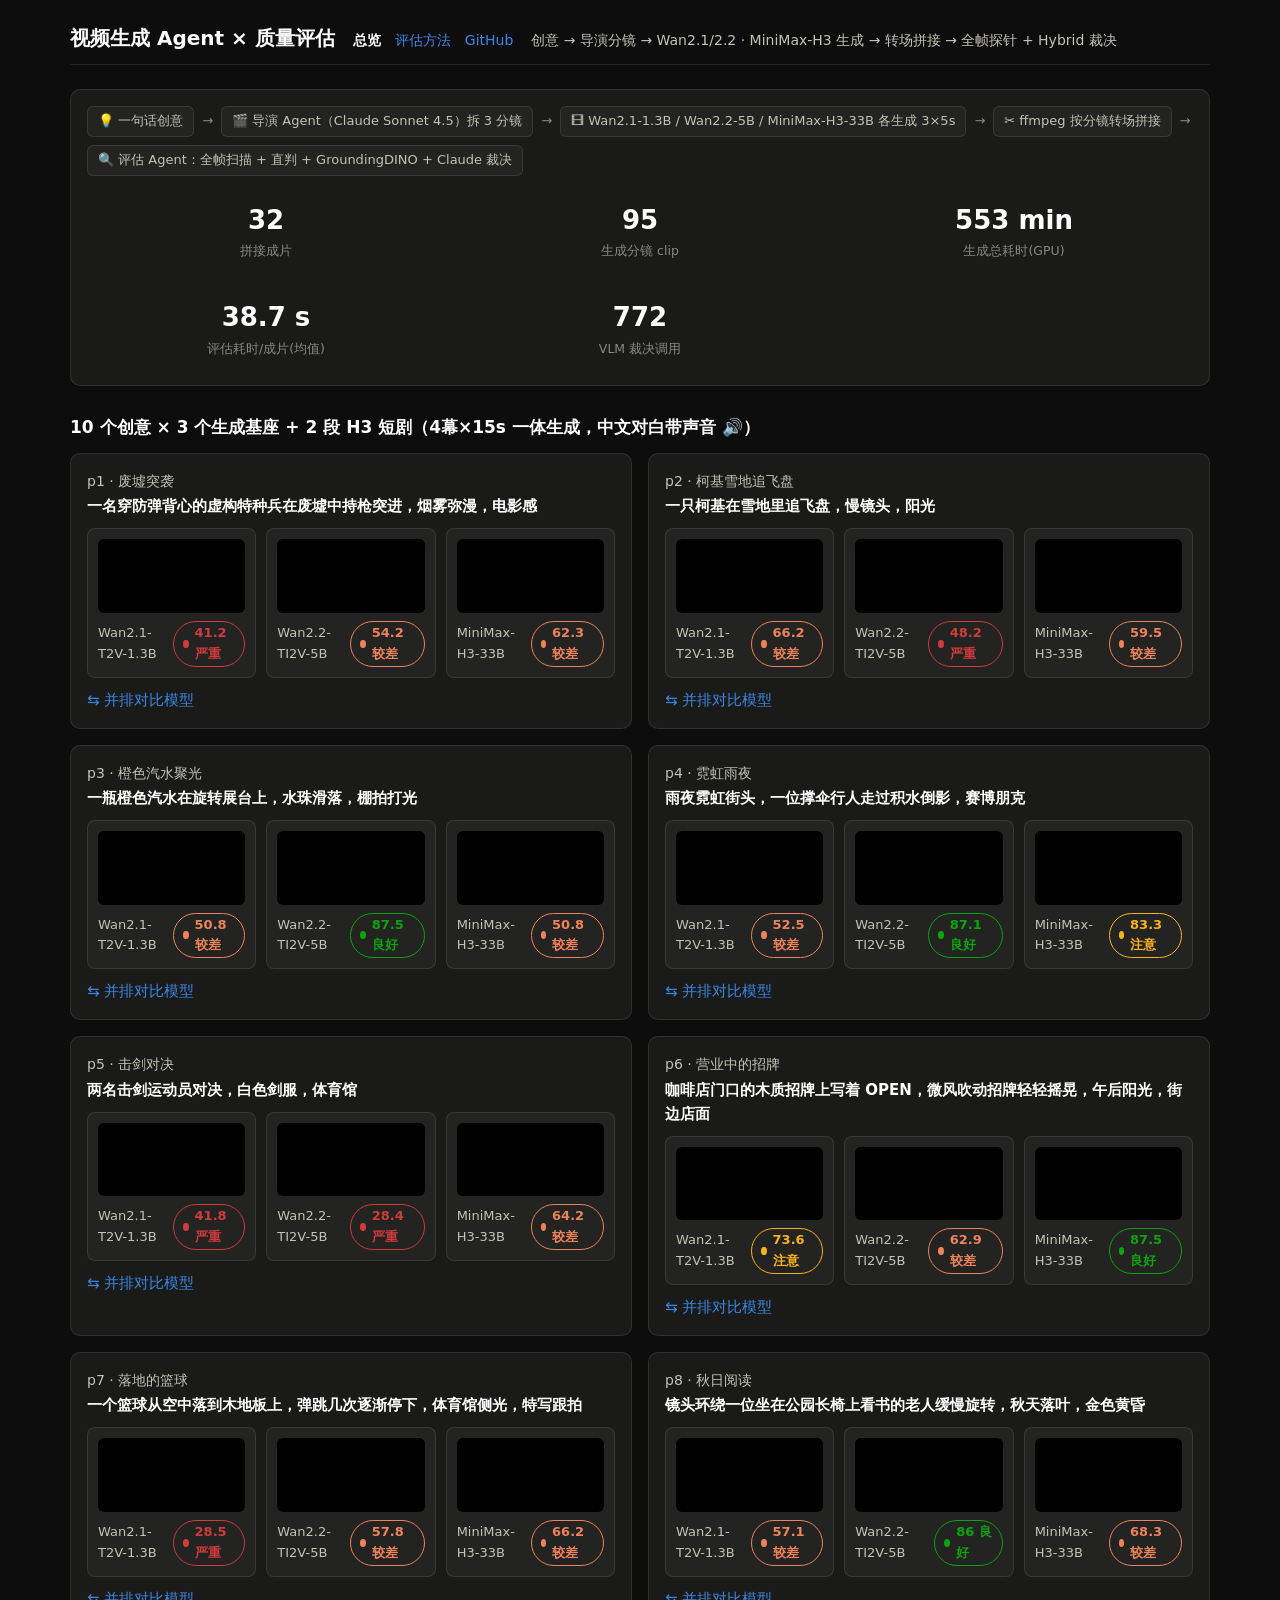
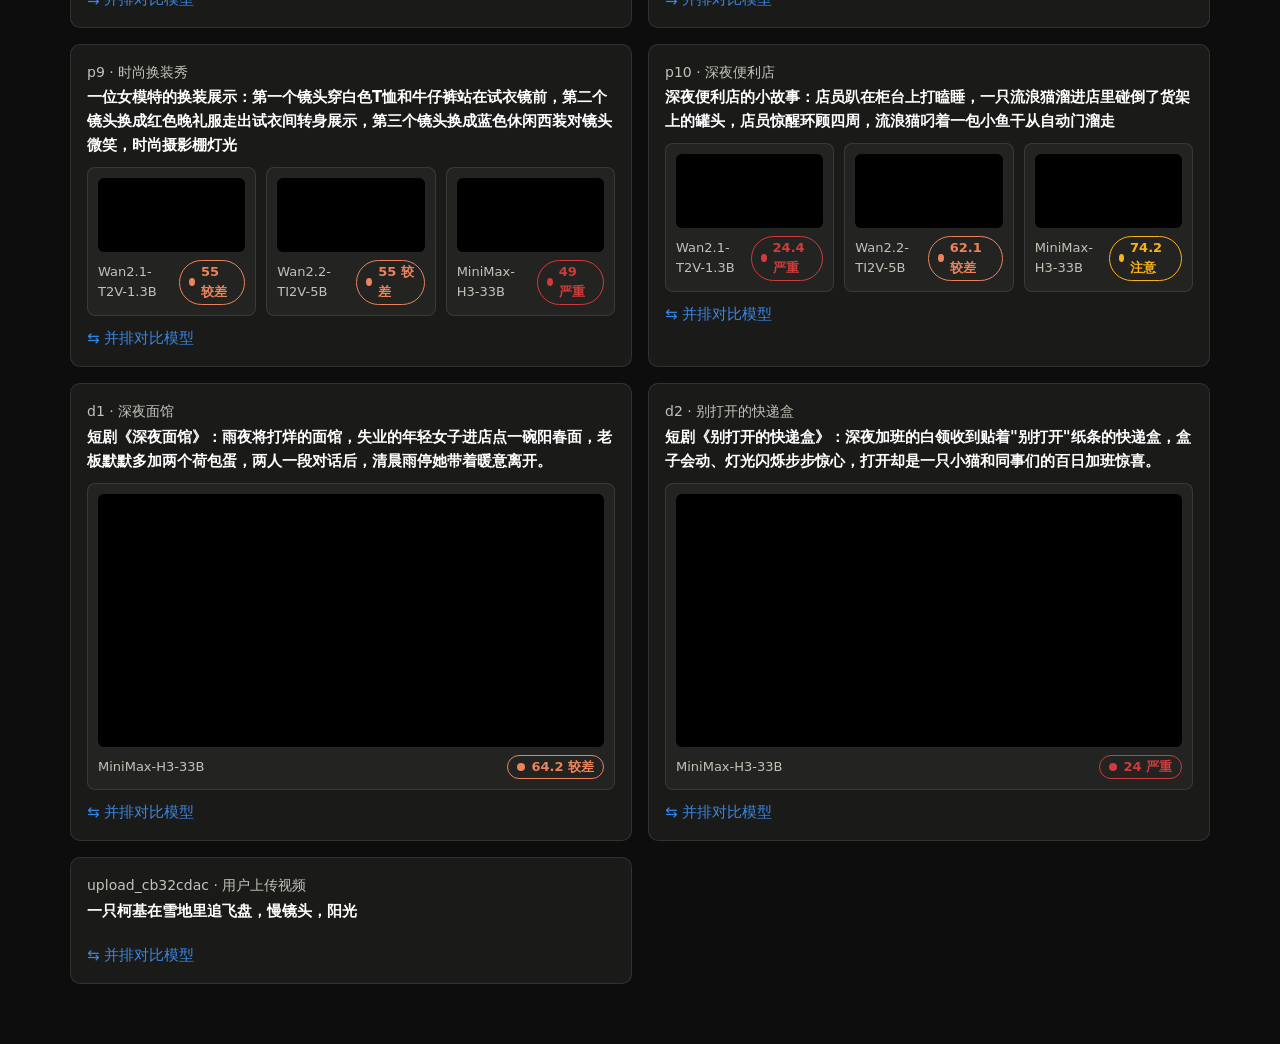
<file: docs/index.html>
<!DOCTYPE html>
<html lang="zh-CN">
<head>
<meta charset="utf-8">
<meta name="viewport" content="width=device-width, initial-scale=1">
<title>视频生成 Agent × 质量评估平台</title>
<link rel="stylesheet" href="assets/style.css">
</head>
<body>
<div class="wrap">
  <header class="site">
    <h1>视频生成 Agent × 质量评估</h1>
    <nav>
      <a class="on" href="index.html">总览</a>
      <a href="method.html">评估方法</a>
      <a href="https://github.com/caitq2024/video-eval-agent">GitHub</a>
    </nav>
    <span class="sub">创意 → 导演分镜 → Wan2.1/2.2 · MiniMax-H3 生成 → 转场拼接 → 全帧探针 + Hybrid 裁决</span>
  </header>

  <div class="card">
    <div class="pipeline-steps">
      <span class="step">💡 一句话创意</span><span class="arr">→</span>
      <span class="step">🎬 导演 Agent（Claude Sonnet 4.5）拆 3 分镜</span><span class="arr">→</span>
      <span class="step">🎞 Wan2.1-1.3B / Wan2.2-5B / MiniMax-H3-33B 各生成 3×5s</span><span class="arr">→</span>
      <span class="step">✂️ ffmpeg 按分镜转场拼接</span><span class="arr">→</span>
      <span class="step">🔍 评估 Agent：全帧扫描 + 直判 + GroundingDINO + Claude 裁决</span>
    </div>
    <div class="grid cols3" id="stats" style="margin-top:14px"></div>
  </div>

  <h2>10 个创意 × 3 个生成基座 + 2 段 H3 短剧（4幕×15s 一体生成，中文对白带声音 🔊）</h2>
  <div class="grid cols2" id="cards"></div>
</div>
<script src="assets/app.js"></script>
<script>
loadData().then(data => {
  // 顶部统计
  let films = 0, clips = 0, evals = 0, evalTime = 0, genTime = 0, vlmCalls = 0;
  data.prompts.forEach(p => {
    for (const mk of data.models) {
      const g = p.generation[mk] || {};
      for (const k in g) { clips += g[k].ok ? 1 : 0; genTime += g[k].gen_wall_s || 0; }
      if (p.films[mk]) films++;
      const e = p.evals[mk];
      if (e) { evals++; evalTime += e.timing.total_s; vlmCalls += e.timing.vlm_calls || 0; }
    }
  });
  const stats = [
    [films, '拼接成片'], [clips, '生成分镜 clip'],
    [(genTime / 60).toFixed(0) + ' min', '生成总耗时(GPU)'],
    [evals ? (evalTime / evals).toFixed(1) + ' s' : '—', '评估耗时/成片(均值)'],
    [vlmCalls, 'VLM 裁决调用'],
  ];
  const st = document.getElementById('stats');
  stats.forEach(([v, k]) => {
    const d = el('div', 'stat');
    d.appendChild(el('div', 'v', String(v)));
    d.appendChild(el('div', 'k', k));
    st.appendChild(d);
  });
  // 卡片
  const cards = document.getElementById('cards');
  data.prompts.forEach(p => {
    const c = el('div', 'card pcard');
    c.appendChild(el('div', 'sub', `${p.id} · ${p.title_zh || ''}`));
    c.appendChild(el('div', 'idea', p.idea));
    const ms = el('div', 'models');
    data.models.forEach(mk => {
      // 该模型没出过片也没评估 → 不渲染空瓦片（如 H3 未覆盖的 case）
      if (!p.films[mk] && !p.evals[mk]) return;
      const e = p.evals[mk];
      const a = el('a', 'mtile');
      a.href = `detail.html?pid=${p.id}&model=${mk}`;
      const v = el('video');
      v.src = videoSrc(p.id, mk, 'film.mp4'); v.muted = true; v.loop = true;
      v.preload = 'metadata';
      v.onmouseenter = () => v.play().catch(() => {});
      v.onmouseleave = () => { v.pause(); };
      a.appendChild(v);
      const row = el('div', 'row');
      row.appendChild(el('span', 'name', data.model_info[mk].label));
      row.appendChild(scoreBadge(e ? e.scores.total : null));
      a.appendChild(row);
      ms.appendChild(a);
    });
    c.appendChild(ms);
    const cmp = el('div');
    cmp.style.marginTop = '10px';
    const link = el('a', '', '⇆ 并排对比模型');
    link.href = `compare.html?pid=${p.id}`;
    cmp.appendChild(link);
    c.appendChild(cmp);
    cards.appendChild(c);
  });
});
</script>
</body>
</html>
</file>
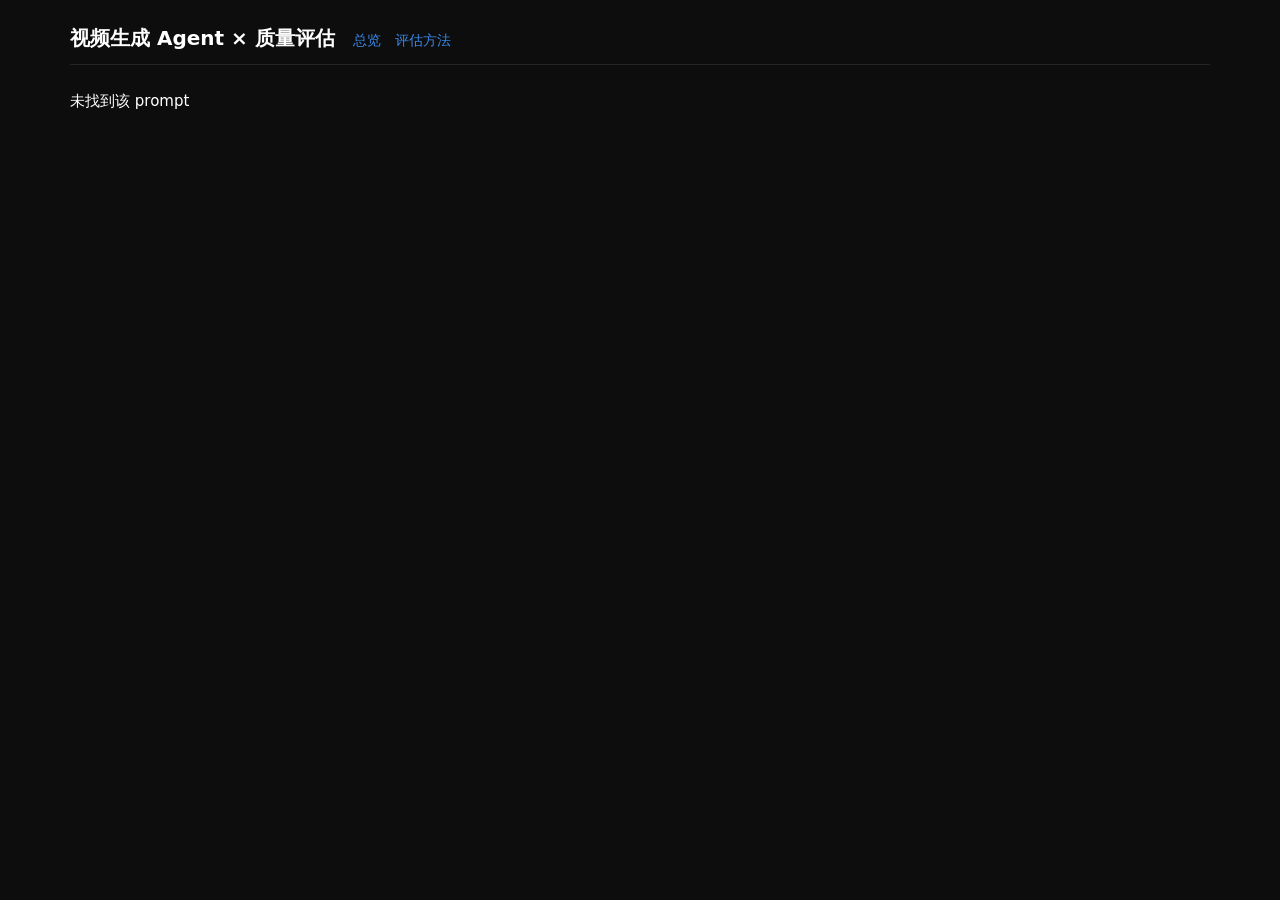
<file: docs/compare.html>
<!DOCTYPE html>
<html lang="zh-CN">
<head>
<meta charset="utf-8">
<meta name="viewport" content="width=device-width, initial-scale=1">
<title>模型对比 · 视频质量评估</title>
<link rel="stylesheet" href="assets/style.css">
</head>
<body>
<div class="wrap">
  <header class="site">
    <h1><a href="index.html" style="color:inherit">视频生成 Agent × 质量评估</a></h1>
    <nav><a href="index.html">总览</a><a href="method.html">评估方法</a></nav>
  </header>
  <div id="main"></div>
</div>
<script src="assets/app.js"></script>
<script src="assets/timeline.js"></script>
<script>
loadData().then(data => {
  const pid = q('pid');
  const p = data.prompts.find(x => x.id === pid);
  const main = document.getElementById('main');
  if (!p) { main.textContent = '未找到该 prompt'; return; }
  document.title = `${p.title_zh || p.id} · 模型对比`;
  // 只对比该 case 实际有产物/评估的模型
  const models = data.models.filter(mk => p.films[mk] || p.evals[mk]);
  const head = el('div', 'card');
  const h = el('h2', '', `${p.id} ${p.title_zh || ''} · ` +
    models.map(mk => data.model_info[mk].label).join(' vs '));
  h.style.margin = '0 0 6px'; head.appendChild(h);
  head.appendChild(el('div', 'sub', `创意：${p.idea}`));
  main.appendChild(head);

  const g = el('div', `grid ${models.length >= 3 ? 'cols3' : 'cols2'}`);
  g.style.marginTop = '16px';
  models.forEach(mk => {
    const e = p.evals[mk];
    const c = el('div', 'card');
    const t = el('h3', '', data.model_info[mk].label); t.style.marginTop = '0';
    c.appendChild(t);
    const video = el('video', 'player');
    video.controls = true; video.src = videoSrc(pid, mk, 'film.mp4');
    c.appendChild(video);
    if (e) {
      const row = el('div', 'kv');
      const b = el('span'); b.style.cssText = 'border:none;padding:0';
      b.appendChild(scoreBadge(e.scores.total)); row.appendChild(b);
      Object.entries(e.scores.per_dim).forEach(([k, v]) => {
        const zh = { temporal: '时序', structural: '结构', subject: '主体', semantic: '语义' }[k] || k;
        row.appendChild(el('span', '', `${zh} ${v}`));
      });
      row.appendChild(el('span', '', `评估 ${fmtS(e.timing.total_s)}`));
      c.appendChild(row);
      const tl = el('div'); tl.style.marginTop = '12px';
      c.appendChild(tl); drawTimeline(tl, e, video);
      c.appendChild(el('h3', '', `缺陷（${e.findings.length}）`));
      c.appendChild(findingsTable(e.findings, s => { video.currentTime = s; video.play().catch(() => {}); }));
      const t10 = el('div', 'note');
      t10.style.marginTop = '10px';
      t10.textContent = 'T10 对齐: ' + (e.t10_alignment || []).map(x => `shot${x.shot_id}=${x.score}/5`).join(' · ');
      c.appendChild(t10);
    } else c.appendChild(el('div', 'note', '尚未评估'));
    const dl = el('a', '', '→ 查看详情');
    dl.href = `detail.html?pid=${pid}&model=${mk}`;
    dl.style.cssText = 'display:inline-block;margin-top:10px';
    c.appendChild(dl);
    g.appendChild(c);
  });
  main.appendChild(g);

  // 结论区：所有已评估模型横向对比
  const evaled = models.filter(mk => p.evals[mk]);
  if (evaled.length >= 2) {
    const cc = el('div', 'card'); cc.style.marginTop = '16px';
    cc.appendChild(el('h3', '', '同 prompt 对比'));
    const tb = el('table');
    const th = el('tr');
    ['指标', ...evaled.map(mk => data.model_info[mk].label)]
      .forEach(x => th.appendChild(el('th', '', x)));
    tb.appendChild(th);
    const rows = [
      ['总分', e => e.scores.total],
      ['缺陷数', e => e.findings.length],
      ['硬失败', e => e.scores.hard_fails.join(',') || '无'],
      ['语义对齐均分', e => avg(e.t10_alignment)],
      ['评估耗时', e => fmtS(e.timing.total_s)],
    ];
    rows.forEach(([k, fn]) => {
      const tr = el('tr');
      tr.appendChild(el('td', '', k));
      evaled.forEach(mk => tr.appendChild(el('td', 'num', String(fn(p.evals[mk])))));
      tb.appendChild(tr);
    });
    cc.appendChild(tb);
    main.appendChild(cc);
  }
  function avg(t) {
    const s = (t || []).map(x => x.score).filter(Boolean);
    return s.length ? (s.reduce((a, b) => a + b, 0) / s.length).toFixed(1) + '/5' : '—';
  }
});
</script>
</body>
</html>
</file>
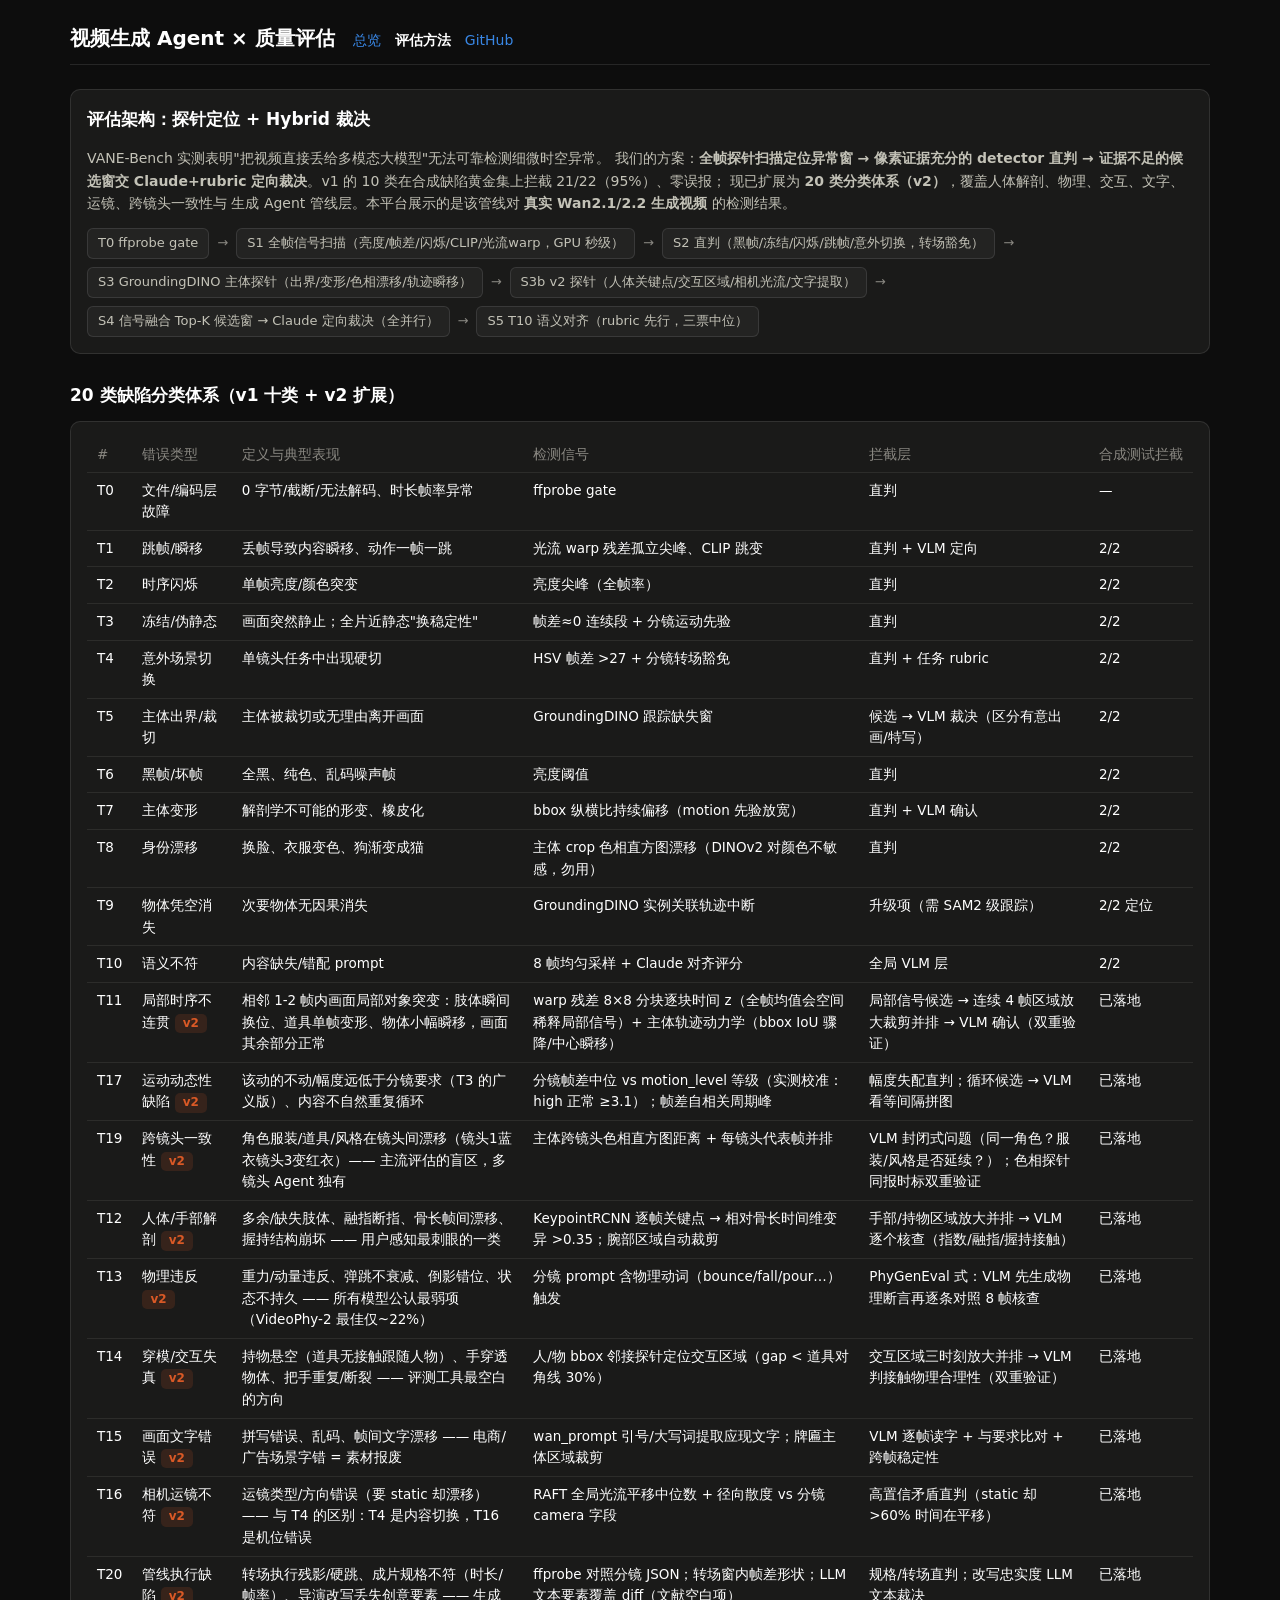
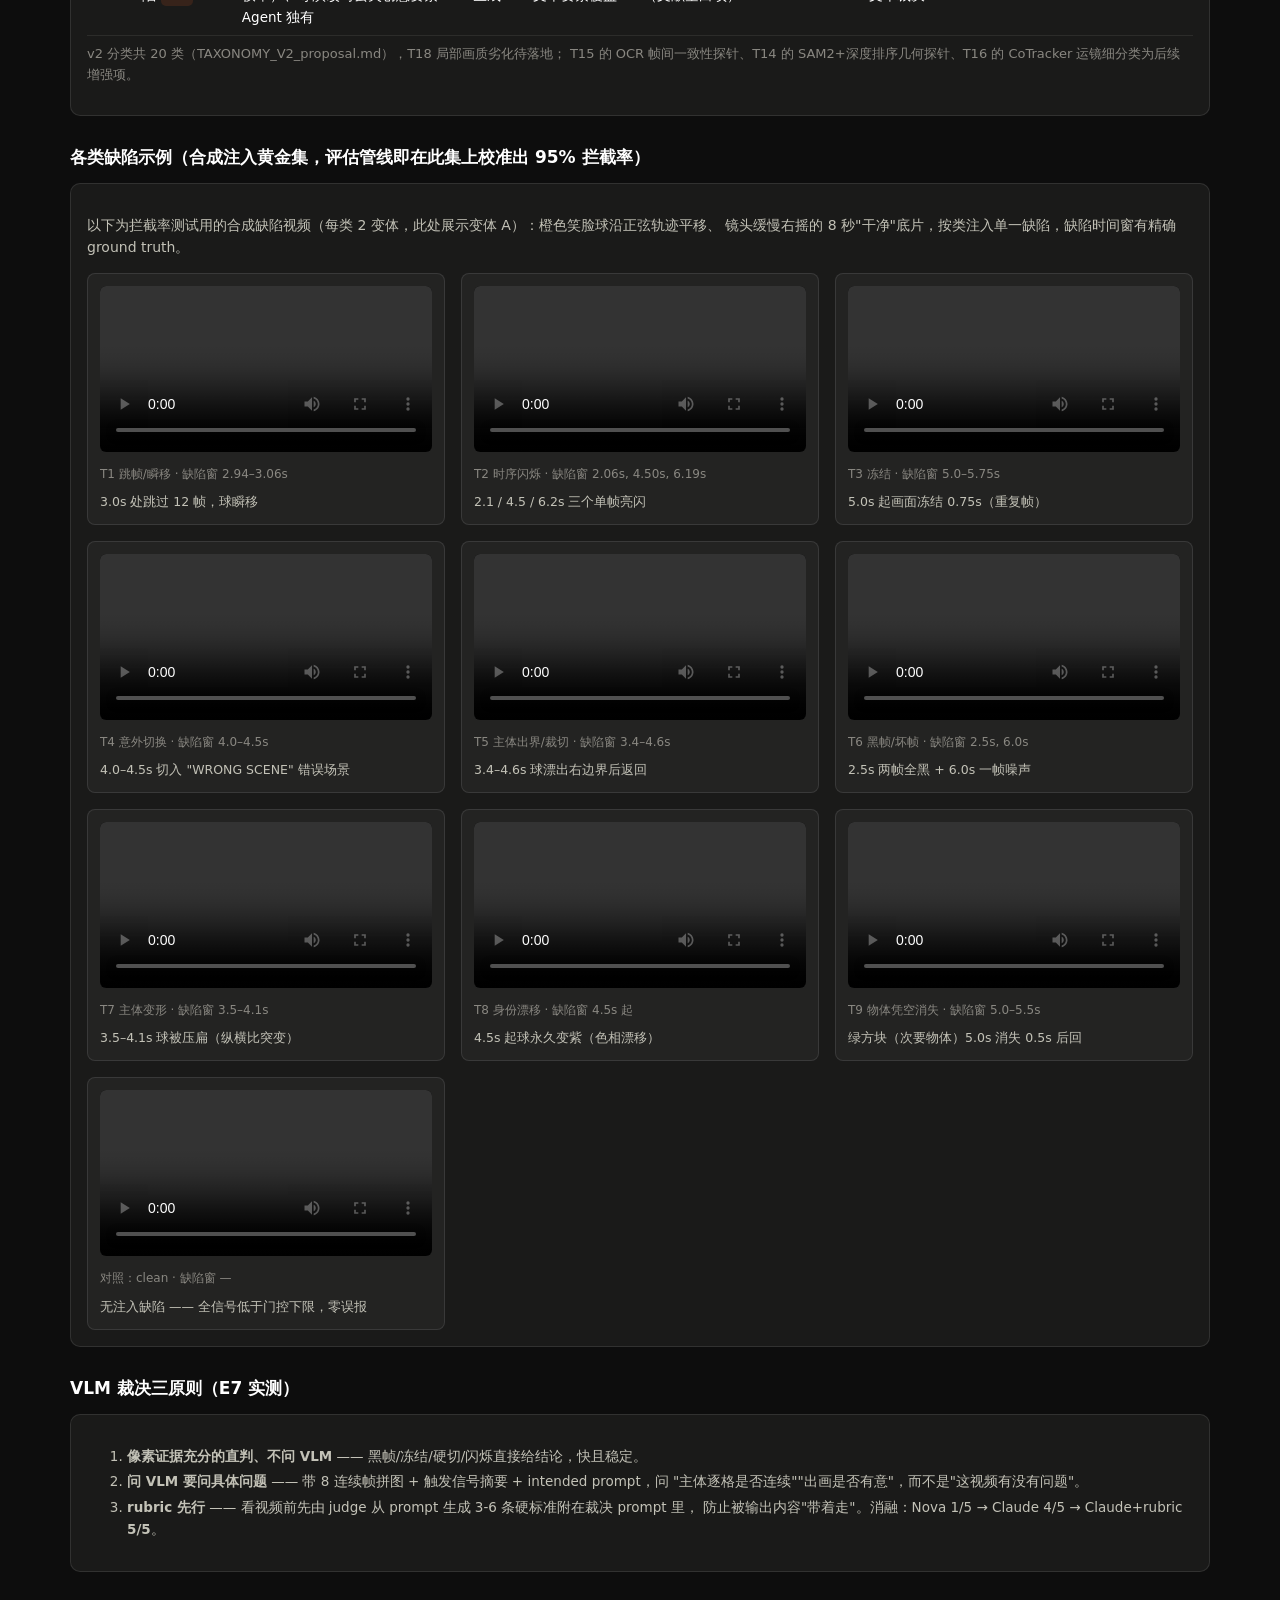
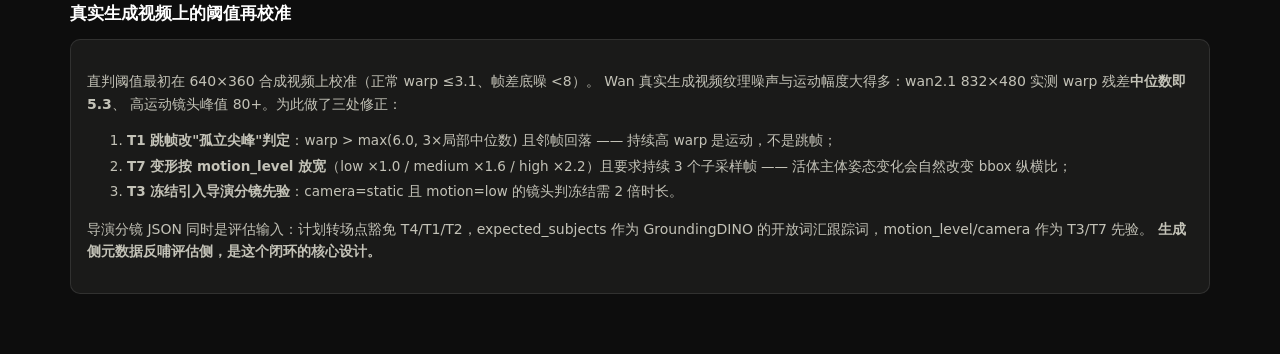
<file: docs/method.html>
<!DOCTYPE html>
<html lang="zh-CN">
<head>
<meta charset="utf-8">
<meta name="viewport" content="width=device-width, initial-scale=1">
<title>评估方法 · 视频质量评估</title>
<link rel="stylesheet" href="assets/style.css">
</head>
<body>
<div class="wrap">
  <header class="site">
    <h1><a href="index.html" style="color:inherit">视频生成 Agent × 质量评估</a></h1>
    <nav><a href="index.html">总览</a><a class="on" href="method.html">评估方法</a>
      <a href="https://github.com/caitq2024/video-eval-agent">GitHub</a></nav>
  </header>

  <div class="card">
    <h2 style="margin-top:0">评估架构：探针定位 + Hybrid 裁决</h2>
    <p class="sub">VANE-Bench 实测表明"把视频直接丢给多模态大模型"无法可靠检测细微时空异常。
    我们的方案：<b>全帧探针扫描定位异常窗 → 像素证据充分的 detector 直判 → 证据不足的候选窗交
    Claude+rubric 定向裁决</b>。v1 的 10 类在合成缺陷黄金集上拦截 21/22（95%）、零误报；
    现已扩展为 <b>20 类分类体系（v2）</b>，覆盖人体解剖、物理、交互、文字、运镜、跨镜头一致性与
    生成 Agent 管线层。本平台展示的是该管线对 <b>真实 Wan2.1/2.2 生成视频</b> 的检测结果。</p>
    <div class="pipeline-steps">
      <span class="step">T0 ffprobe gate</span><span class="arr">→</span>
      <span class="step">S1 全帧信号扫描（亮度/帧差/闪烁/CLIP/光流warp，GPU 秒级）</span><span class="arr">→</span>
      <span class="step">S2 直判（黑帧/冻结/闪烁/跳帧/意外切换，转场豁免）</span><span class="arr">→</span>
      <span class="step">S3 GroundingDINO 主体探针（出界/变形/色相漂移/轨迹瞬移）</span><span class="arr">→</span>
      <span class="step">S3b v2 探针（人体关键点/交互区域/相机光流/文字提取）</span><span class="arr">→</span>
      <span class="step">S4 信号融合 Top-K 候选窗 → Claude 定向裁决（全并行）</span><span class="arr">→</span>
      <span class="step">S5 T10 语义对齐（rubric 先行，三票中位）</span>
    </div>
  </div>

  <h2>20 类缺陷分类体系（v1 十类 + v2 扩展）</h2>
  <div class="card" style="overflow-x:auto">
    <table>
      <tr><th>#</th><th>错误类型</th><th>定义与典型表现</th><th>检测信号</th><th>拦截层</th><th>合成测试拦截</th></tr>
      <tr><td>T0</td><td>文件/编码层故障</td><td>0 字节/截断/无法解码、时长帧率异常</td><td>ffprobe gate</td><td>直判</td><td>—</td></tr>
      <tr><td>T1</td><td>跳帧/瞬移</td><td>丢帧导致内容瞬移、动作一帧一跳</td><td>光流 warp 残差孤立尖峰、CLIP 跳变</td><td>直判 + VLM 定向</td><td>2/2</td></tr>
      <tr><td>T2</td><td>时序闪烁</td><td>单帧亮度/颜色突变</td><td>亮度尖峰（全帧率）</td><td>直判</td><td>2/2</td></tr>
      <tr><td>T3</td><td>冻结/伪静态</td><td>画面突然静止；全片近静态"换稳定性"</td><td>帧差≈0 连续段 + 分镜运动先验</td><td>直判</td><td>2/2</td></tr>
      <tr><td>T4</td><td>意外场景切换</td><td>单镜头任务中出现硬切</td><td>HSV 帧差 &gt;27 + 分镜转场豁免</td><td>直判 + 任务 rubric</td><td>2/2</td></tr>
      <tr><td>T5</td><td>主体出界/裁切</td><td>主体被裁切或无理由离开画面</td><td>GroundingDINO 跟踪缺失窗</td><td>候选 → VLM 裁决（区分有意出画/特写）</td><td>2/2</td></tr>
      <tr><td>T6</td><td>黑帧/坏帧</td><td>全黑、纯色、乱码噪声帧</td><td>亮度阈值</td><td>直判</td><td>2/2</td></tr>
      <tr><td>T7</td><td>主体变形</td><td>解剖学不可能的形变、橡皮化</td><td>bbox 纵横比持续偏移（motion 先验放宽）</td><td>直判 + VLM 确认</td><td>2/2</td></tr>
      <tr><td>T8</td><td>身份漂移</td><td>换脸、衣服变色、狗渐变成猫</td><td>主体 crop 色相直方图漂移（DINOv2 对颜色不敏感，勿用）</td><td>直判</td><td>2/2</td></tr>
      <tr><td>T9</td><td>物体凭空消失</td><td>次要物体无因果消失</td><td>GroundingDINO 实例关联轨迹中断</td><td>升级项（需 SAM2 级跟踪）</td><td>2/2 定位</td></tr>
      <tr><td>T10</td><td>语义不符</td><td>内容缺失/错配 prompt</td><td>8 帧均匀采样 + Claude 对齐评分</td><td>全局 VLM 层</td><td>2/2</td></tr>
      <tr><td>T11</td><td>局部时序不连贯 <span class="tag vlm">v2</span></td>
        <td>相邻 1-2 帧内画面局部对象突变：肢体瞬间换位、道具单帧变形、物体小幅瞬移，画面其余部分正常</td>
        <td>warp 残差 8×8 分块逐块时间 z（全帧均值会空间稀释局部信号）+ 主体轨迹动力学（bbox IoU 骤降/中心瞬移）</td>
        <td>局部信号候选 → 连续 4 帧区域放大裁剪并排 → VLM 确认（双重验证）</td><td>已落地</td></tr>
      <tr><td>T17</td><td>运动动态性缺陷 <span class="tag vlm">v2</span></td>
        <td>该动的不动/幅度远低于分镜要求（T3 的广义版）、内容不自然重复循环</td>
        <td>分镜帧差中位 vs motion_level 等级（实测校准：high 正常 ≥3.1）；帧差自相关周期峰</td>
        <td>幅度失配直判；循环候选 → VLM 看等间隔拼图</td><td>已落地</td></tr>
      <tr><td>T19</td><td>跨镜头一致性 <span class="tag vlm">v2</span></td>
        <td>角色服装/道具/风格在镜头间漂移（镜头1蓝衣镜头3变红衣）—— 主流评估的盲区，多镜头 Agent 独有</td>
        <td>主体跨镜头色相直方图距离 + 每镜头代表帧并排</td>
        <td>VLM 封闭式问题（同一角色？服装/风格是否延续？）；色相探针同报时标双重验证</td><td>已落地</td></tr>
      <tr><td>T12</td><td>人体/手部解剖 <span class="tag vlm">v2</span></td>
        <td>多余/缺失肢体、融指断指、骨长帧间漂移、握持结构崩坏 —— 用户感知最刺眼的一类</td>
        <td>KeypointRCNN 逐帧关键点 → 相对骨长时间维变异 >0.35；腕部区域自动裁剪</td>
        <td>手部/持物区域放大并排 → VLM 逐个核查（指数/融指/握持接触）</td><td>已落地</td></tr>
      <tr><td>T13</td><td>物理违反 <span class="tag vlm">v2</span></td>
        <td>重力/动量违反、弹跳不衰减、倒影错位、状态不持久 —— 所有模型公认最弱项（VideoPhy-2 最佳仅~22%）</td>
        <td>分镜 prompt 含物理动词（bounce/fall/pour…）触发</td>
        <td>PhyGenEval 式：VLM 先生成物理断言再逐条对照 8 帧核查</td><td>已落地</td></tr>
      <tr><td>T14</td><td>穿模/交互失真 <span class="tag vlm">v2</span></td>
        <td>持物悬空（道具无接触跟随人物）、手穿透物体、把手重复/断裂 —— 评测工具最空白的方向</td>
        <td>人/物 bbox 邻接探针定位交互区域（gap &lt; 道具对角线 30%）</td>
        <td>交互区域三时刻放大并排 → VLM 判接触物理合理性（双重验证）</td><td>已落地</td></tr>
      <tr><td>T15</td><td>画面文字错误 <span class="tag vlm">v2</span></td>
        <td>拼写错误、乱码、帧间文字漂移 —— 电商/广告场景字错 = 素材报废</td>
        <td>wan_prompt 引号/大写词提取应现文字；牌匾主体区域裁剪</td>
        <td>VLM 逐帧读字 + 与要求比对 + 跨帧稳定性</td><td>已落地</td></tr>
      <tr><td>T16</td><td>相机运镜不符 <span class="tag vlm">v2</span></td>
        <td>运镜类型/方向错误（要 static 却漂移）—— 与 T4 的区别：T4 是内容切换，T16 是机位错误</td>
        <td>RAFT 全局光流平移中位数 + 径向散度 vs 分镜 camera 字段</td>
        <td>高置信矛盾直判（static 却 &gt;60% 时间在平移）</td><td>已落地</td></tr>
      <tr><td>T20</td><td>管线执行缺陷 <span class="tag vlm">v2</span></td>
        <td>转场执行残影/硬跳、成片规格不符（时长/帧率）、导演改写丢失创意要素 —— 生成 Agent 独有</td>
        <td>ffprobe 对照分镜 JSON；转场窗内帧差形状；LLM 文本要素覆盖 diff（文献空白项）</td>
        <td>规格/转场直判；改写忠实度 LLM 文本裁决</td><td>已落地</td></tr>
    </table>
    <p class="note" style="margin-top:8px">v2 分类共 20 类（TAXONOMY_V2_proposal.md），T18 局部画质劣化待落地；
    T15 的 OCR 帧间一致性探针、T14 的 SAM2+深度排序几何探针、T16 的 CoTracker 运镜细分类为后续增强项。</p>
  </div>

  <h2>各类缺陷示例（合成注入黄金集，评估管线即在此集上校准出 95% 拦截率）</h2>
  <div class="card">
    <p class="sub">以下为拦截率测试用的合成缺陷视频（每类 2 变体，此处展示变体 A）：橙色笑脸球沿正弦轨迹平移、
    镜头缓慢右摇的 8 秒"干净"底片，按类注入单一缺陷，缺陷时间窗有精确 ground truth。</p>
    <div class="grid cols3" id="taxGallery"></div>
  </div>

  <h2>VLM 裁决三原则（E7 实测）</h2>
  <div class="card">
    <ol class="rubric">
      <li><b>像素证据充分的直判、不问 VLM</b> —— 黑帧/冻结/硬切/闪烁直接给结论，快且稳定。</li>
      <li><b>问 VLM 要问具体问题</b> —— 带 8 连续帧拼图 + 触发信号摘要 + intended prompt，问
        "主体逐格是否连续""出画是否有意"，而不是"这视频有没有问题"。</li>
      <li><b>rubric 先行</b> —— 看视频前先由 judge 从 prompt 生成 3-6 条硬标准附在裁决 prompt 里，
        防止被输出内容"带着走"。消融：Nova 1/5 → Claude 4/5 → Claude+rubric <b>5/5</b>。</li>
    </ol>
  </div>

  <h2>真实生成视频上的阈值再校准</h2>
  <div class="card">
    <p class="sub">直判阈值最初在 640×360 合成视频上校准（正常 warp ≤3.1、帧差底噪 &lt;8）。
    Wan 真实生成视频纹理噪声与运动幅度大得多：wan2.1 832×480 实测 warp 残差<b>中位数即 5.3</b>、
    高运动镜头峰值 80+。为此做了三处修正：</p>
    <ol class="rubric">
      <li><b>T1 跳帧改"孤立尖峰"判定</b>：warp &gt; max(6.0, 3×局部中位数) 且邻帧回落 —— 持续高
        warp 是运动，不是跳帧；</li>
      <li><b>T7 变形按 motion_level 放宽</b>（low ×1.0 / medium ×1.6 / high ×2.2）且要求持续
        3 个子采样帧 —— 活体主体姿态变化会自然改变 bbox 纵横比；</li>
      <li><b>T3 冻结引入导演分镜先验</b>：camera=static 且 motion=low 的镜头判冻结需 2 倍时长。</li>
    </ol>
    <p class="sub">导演分镜 JSON 同时是评估输入：计划转场点豁免 T4/T1/T2，expected_subjects
    作为 GroundingDINO 的开放词汇跟踪词，motion_level/camera 作为 T3/T7 先验。
    <b>生成侧元数据反哺评估侧，是这个闭环的核心设计。</b></p>
  </div>

</div>
<script src="assets/app.js"></script>
<script>
const TAX = [
  ['T1 跳帧/瞬移', 'tax_jump_A', '3.0s 处跳过 12 帧，球瞬移', '2.94–3.06s'],
  ['T2 时序闪烁', 'tax_flicker_A', '2.1 / 4.5 / 6.2s 三个单帧亮闪', '2.06s, 4.50s, 6.19s'],
  ['T3 冻结', 'tax_freeze_A', '5.0s 起画面冻结 0.75s（重复帧）', '5.0–5.75s'],
  ['T4 意外切换', 'tax_cut_A', '4.0–4.5s 切入 "WRONG SCENE" 错误场景', '4.0–4.5s'],
  ['T5 主体出界/裁切', 'tax_crop_A', '3.4–4.6s 球漂出右边界后返回', '3.4–4.6s'],
  ['T6 黑帧/坏帧', 'tax_black_A', '2.5s 两帧全黑 + 6.0s 一帧噪声', '2.5s, 6.0s'],
  ['T7 主体变形', 'tax_deform_A', '3.5–4.1s 球被压扁（纵横比突变）', '3.5–4.1s'],
  ['T8 身份漂移', 'tax_swap_A', '4.5s 起球永久变紫（色相漂移）', '4.5s 起'],
  ['T9 物体凭空消失', 'tax_vanish_A', '绿方块（次要物体）5.0s 消失 0.5s 后回', '5.0–5.5s'],
  ['对照：clean', 'tax_clean', '无注入缺陷 —— 全信号低于门控下限，零误报', '—'],
];
const g = document.getElementById('taxGallery');
TAX.forEach(([name, file, desc, win]) => {
  const d = el('div', 'shot');
  const v = el('video'); v.controls = true; v.preload = 'metadata'; v.loop = true;
  v.src = `assets/videos/${file}.mp4`;
  d.appendChild(v);
  d.appendChild(el('div', 'meta', name + ' · 缺陷窗 ' + win));
  d.appendChild(el('div', 'p', desc));
  g.appendChild(d);
});
</script>
</body>
</html>
</file>
<file: docs/assets/style.css>
/* video-eval-agent — dark theme, palette per dataviz reference (dark mode steps) */
:root {
  color-scheme: dark;
  --page: #0d0d0d;
  --surface: #1a1a19;
  --surface-2: #232322;
  --ink: #ffffff;
  --ink-2: #c3c2b7;
  --muted: #898781;
  --grid: #2c2c2a;
  --baseline: #383835;
  --border: rgba(255, 255, 255, 0.10);
  --s1: #3987e5;  /* series blue */
  --s2: #d95926;  /* orange */
  --s3: #199e70;  /* aqua */
  --good: #0ca30c;
  --warning: #fab219;
  --serious: #ec835a;
  --critical: #d03b3b;
}
* { box-sizing: border-box; }
body {
  margin: 0; background: var(--page); color: var(--ink);
  font: 15px/1.6 system-ui, -apple-system, "Segoe UI", "PingFang SC",
        "Microsoft YaHei", sans-serif;
}
a { color: var(--s1); text-decoration: none; }
a:hover { text-decoration: underline; }
.wrap { max-width: 1180px; margin: 0 auto; padding: 0 20px 60px; }
header.site {
  display: flex; align-items: baseline; gap: 18px; flex-wrap: wrap;
  padding: 22px 0 10px; border-bottom: 1px solid var(--border); margin-bottom: 24px;
}
header.site h1 { font-size: 20px; margin: 0; }
header.site nav { display: flex; gap: 14px; font-size: 14px; }
header.site nav a.on { color: var(--ink); font-weight: 600; }
.sub { color: var(--ink-2); font-size: 14px; }
h2 { font-size: 17px; margin: 28px 0 12px; }
h3 { font-size: 15px; margin: 18px 0 8px; }

.card {
  background: var(--surface); border: 1px solid var(--border);
  border-radius: 10px; padding: 16px;
}
.grid { display: grid; gap: 16px; }
.grid.cols2 { grid-template-columns: repeat(auto-fit, minmax(420px, 1fr)); }
.grid.cols3 { grid-template-columns: repeat(auto-fit, minmax(300px, 1fr)); }

/* prompt card */
.pcard .idea { font-weight: 600; margin: 2px 0 10px; }
.pcard .models { display: grid; grid-template-columns: repeat(auto-fit, minmax(160px, 1fr)); gap: 10px; }
.mtile {
  background: var(--surface-2); border: 1px solid var(--border); border-radius: 8px;
  padding: 10px; display: block; color: var(--ink);
}
.mtile:hover { border-color: var(--s1); text-decoration: none; }
.mtile video { width: 100%; border-radius: 6px; background: #000; display: block; }
.mtile .row { display: flex; justify-content: space-between; align-items: center; margin-top: 8px; }
.mtile .name { font-size: 13px; color: var(--ink-2); }

.badge {
  display: inline-flex; align-items: center; gap: 6px; padding: 1px 9px;
  border-radius: 999px; font-size: 13px; font-weight: 700; border: 1px solid;
}
.badge .dot { width: 8px; height: 8px; border-radius: 50%; }
.b-good { color: var(--good); border-color: var(--good); }
.b-good .dot { background: var(--good); }
.b-warning { color: var(--warning); border-color: var(--warning); }
.b-warning .dot { background: var(--warning); }
.b-serious { color: var(--serious); border-color: var(--serious); }
.b-serious .dot { background: var(--serious); }
.b-critical { color: var(--critical); border-color: var(--critical); }
.b-critical .dot { background: var(--critical); }
.b-na { color: var(--muted); border-color: var(--muted); }

video.player { width: 100%; border-radius: 8px; background: #000; }

/* timeline lanes */
.timeline { position: relative; }
.timeline canvas { width: 100%; display: block; cursor: crosshair; }
.tl-tip {
  position: absolute; pointer-events: none; background: var(--surface-2);
  border: 1px solid var(--border); border-radius: 6px; padding: 7px 10px;
  font-size: 12px; display: none; z-index: 5; min-width: 150px;
}
.tl-tip b { font-variant-numeric: tabular-nums; }
.tl-tip .k { color: var(--ink-2); }
.legend { display: flex; gap: 16px; flex-wrap: wrap; font-size: 12.5px; color: var(--ink-2); margin: 8px 0 0; }
.legend .sw { display: inline-block; width: 14px; height: 3px; vertical-align: middle; margin-right: 5px; border-radius: 2px; }
.legend .bx { display: inline-block; width: 11px; height: 11px; vertical-align: -1px; margin-right: 5px; border-radius: 2px; }

/* findings table */
table { width: 100%; border-collapse: collapse; font-size: 13.5px; }
th { text-align: left; color: var(--muted); font-weight: 500; padding: 6px 10px; border-bottom: 1px solid var(--grid); white-space: nowrap; }
td { padding: 7px 10px; border-bottom: 1px solid var(--grid); vertical-align: top; }
tr.clickable { cursor: pointer; }
tr.clickable:hover td { background: var(--surface-2); }
td.num, th.num { text-align: right; font-variant-numeric: tabular-nums; white-space: nowrap; }
.tag { display: inline-block; padding: 0 8px; border-radius: 5px; font-size: 12px; font-weight: 600; }
.tag.detector { background: rgba(57, 135, 229, .15); color: var(--s1); }
.tag.vlm { background: rgba(217, 89, 38, .15); color: var(--s2); }
.tag.dual { background: rgba(25, 158, 112, .15); color: var(--s3); }
.tag.llm { background: rgba(144, 133, 233, .15); color: #9085e9; }

.sev { font-weight: 700; }
.sev5, .sev4 { color: var(--critical); }
.sev3 { color: var(--serious); }
.sev2, .sev1 { color: var(--warning); }

/* shots */
.shot { background: var(--surface-2); border: 1px solid var(--border); border-radius: 8px; padding: 12px; }
.shot video { width: 100%; border-radius: 6px; background: #000; }
.shot .p { font-size: 12.5px; color: var(--ink-2); margin-top: 8px; max-height: 108px; overflow: auto; }
.shot .meta { font-size: 12px; color: var(--muted); margin-top: 6px; }
.kv { display: flex; gap: 8px; flex-wrap: wrap; margin-top: 6px; }
.kv span { background: var(--surface); border: 1px solid var(--border); border-radius: 5px; padding: 0 8px; font-size: 12px; color: var(--ink-2); }

/* timing bars */
.tbar { display: flex; height: 26px; border-radius: 6px; overflow: hidden; border: 1px solid var(--border); }
.tbar div { min-width: 2px; }
.tlegend { display: flex; gap: 14px; flex-wrap: wrap; font-size: 12.5px; color: var(--ink-2); margin-top: 8px; }
.stat { text-align: center; padding: 10px 6px; }
.stat .v { font-size: 26px; font-weight: 700; }
.stat .k { font-size: 12.5px; color: var(--muted); }
.pipeline-steps { display: flex; gap: 8px; flex-wrap: wrap; align-items: center; font-size: 13px; color: var(--ink-2); }
.pipeline-steps .step { background: var(--surface-2); border: 1px solid var(--border); border-radius: 6px; padding: 4px 10px; }
.pipeline-steps .arr { color: var(--muted); }
.note { font-size: 13px; color: var(--muted); }
.rubric li { color: var(--ink-2); font-size: 13.5px; margin-bottom: 4px; }
code { background: var(--surface-2); border-radius: 4px; padding: 0 5px; font-size: 13px; }
</file>
